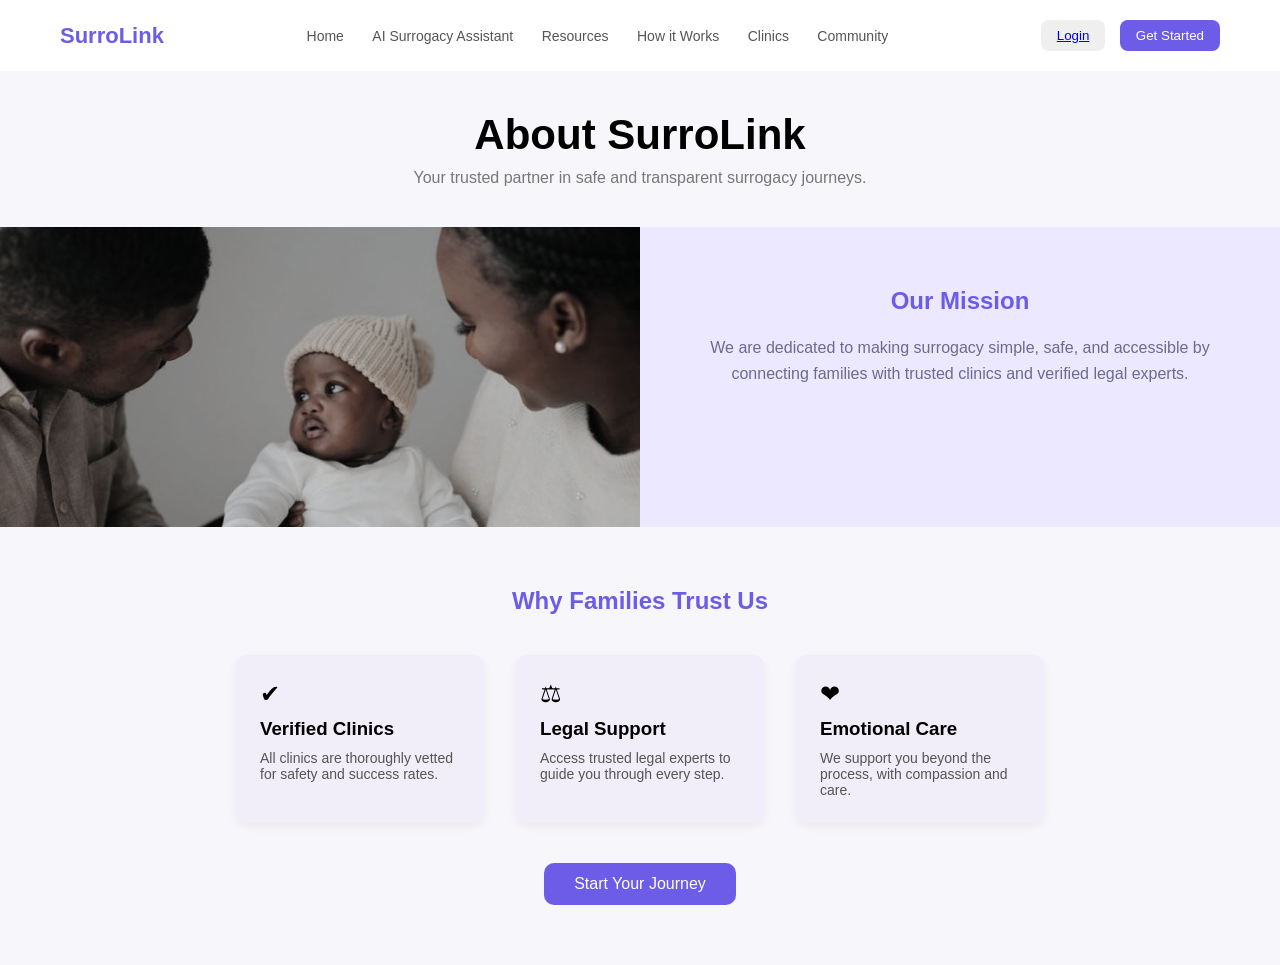
<file: index.html>
<!DOCTYPE html>
<html lang="en">
<head>
    <meta charset="UTF-8">
    <meta name="viewport" content="width=device-width, initial-scale=1.0">
    <title>SurroLink</title>
    <link rel="stylesheet" href="about.css">
</head>
<body>

<!-- Navbar -->
<header class="navbar">
    <div class="logo">SurroLink</div>

    <nav>
        <a href="Home/home.html">Home</a>
        <a href="Ai/ai.html">AI Surrogacy Assistant</a>
        <a href="Resources/res.html">Resources</a>
        <a href="Works/work.html">How it Works</a>
        <a href="Clinic1/clinic.html">Clinics</a>
        <a href="Community/community.html">Community</a>
    </nav>

    <div class="nav-buttons">
        <button>
        <a href="Sign/sign.html">Login</a>
        </button>
        <button class="get-started">Get Started</button>
    </div>
</header>

<!-- Hero Section -->
<section class="hero">
    <h1>About SurroLink</h1>
    <p>Your trusted partner in safe and transparent surrogacy journeys.</p>
</section>

<!-- Mission Section -->
<section class="mission">
    <div class="mission-img">
    <img src="surro about.png" alt="Family Image">
    </div>

    <div class="mission-text">
        <h2>Our Mission</h2>
        <p>
            We are dedicated to making surrogacy simple, safe, and accessible by connecting families 
            with trusted clinics and verified legal experts.
        </p>
    </div>
</section>

<!-- Trust Section -->
<section class="trust">
    <h2>Why Families Trust Us</h2>

    <div class="cards">

        <div class="card">
            <div class="icon">✔</div>
            <h3>Verified Clinics</h3>
            <p>All clinics are thoroughly vetted for safety and success rates.</p>
        </div>

        <div class="card">
            <div class="icon">⚖</div>
            <h3>Legal Support</h3>
            <p>Access trusted legal experts to guide you through every step.</p>
        </div>

        <div class="card">
            <div class="icon">❤</div>
            <h3>Emotional Care</h3>
            <p>We support you beyond the process, with compassion and care.</p>
        </div>

    </div>

    <button class="cta">Start Your Journey</button>
</section>

</body>
</html>
</file>
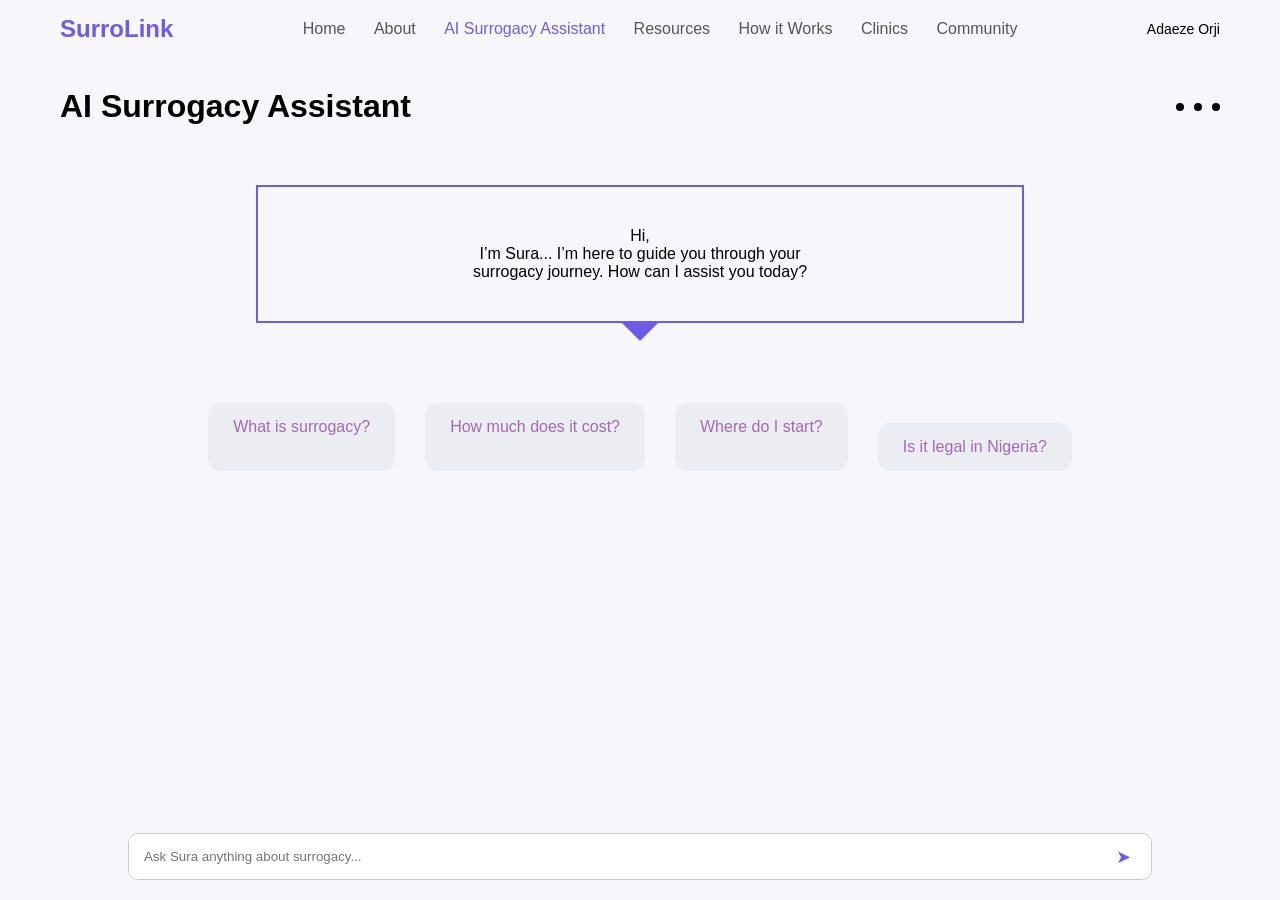
<file: Ai/ai.html>
<!DOCTYPE html>
<html lang="en">
<head>
<meta charset="UTF-8">
<meta name="viewport" content="width=device-width, initial-scale=1.0">
<title>AI Surrogacy Assistant</title>
<link rel="stylesheet" href="ai.css">
</head>
<body>

<!-- NAVBAR -->
<header class="navbar">
    <h2 class="logo">SurroLink</h2>

    <nav>
        <a href="../Home/home.html">Home</a>
        <a href="../index.html">About</a>
        <a href="../Ai/ai.html" class="active">AI Surrogacy Assistant</a>
        <a href="../Resources/res.html">Resources</a>
        <a href="../Works/work.html">How it Works</a>
        <a href="../Booking/clinic.html">Clinics</a>
        <a href="../Community/community.html">Community</a>
    </nav>

    <div class="user">Adaeze Orji</div>
</header>

<!-- TITLE -->
<section class="title">
    <h1>AI Surrogacy Assistant</h1>

    <div class="dots">
        <span></span>
        <span></span>
        <span></span>
    </div>
</section>

<!-- CHAT BUBBLE -->
<section class="chat">
    <div class="bubble">
        <p>
            Hi,<br>
            I’m Sura... I’m here to guide you through your<br>
            surrogacy journey. How can I assist you today?
        </p>
    </div>
</section>

<!-- QUICK QUESTIONS -->
<section class="questions">
    <div class="q-card">What is surrogacy?</div>
    <div class="q-card">How much does it cost?</div>
    <div class="q-card">Where do I start?</div>
    <div class="q-card bottom">Is it legal in Nigeria?</div>
</section>

<!-- INPUT -->
<section class="input-box">
    <input type="text" placeholder="Ask Sura anything about surrogacy...">
    <button class="send">➤</button>
</section>

</body>
</html>
</file>
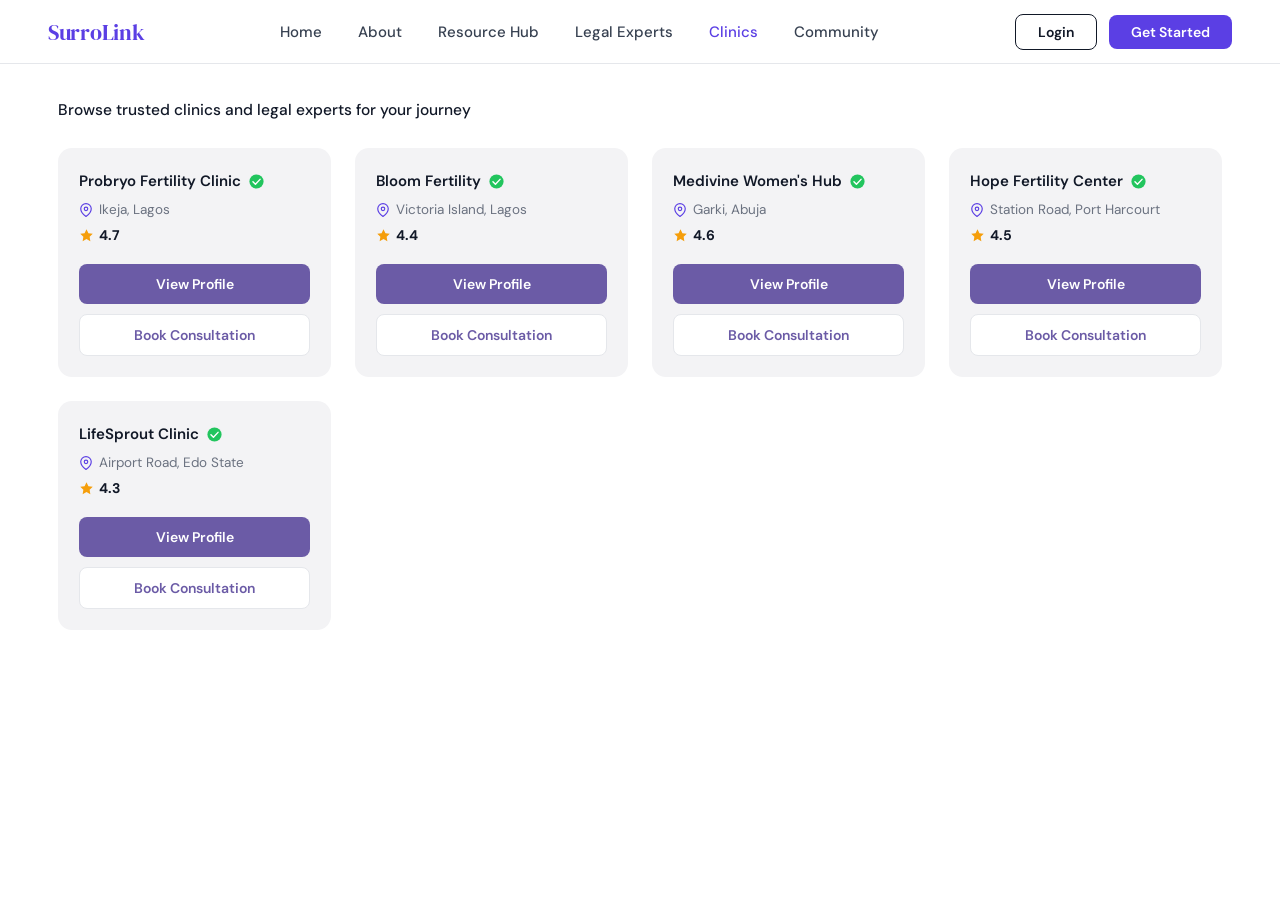
<file: Clinic1/clinic.html>
<!DOCTYPE html>
<html lang="en">
<head>
  <meta charset="UTF-8" />
  <meta name="viewport" content="width=device-width, initial-scale=1.0"/>
  <title>SurroLink – Clinics</title>
  <link href="https://fonts.googleapis.com/css2?family=DM+Sans:wght@400;500;600;700&family=DM+Serif+Display&display=swap" rel="stylesheet"/>
  <style>
    *, *::before, *::after { box-sizing: border-box; margin: 0; padding: 0; }

    :root {
      --purple: #5B3FE4;
      --purple-btn: #6B5BA6;
      --text-dark: #111827;
      --text-mid: #374151;
      --text-muted: #6B7280;
      --border: #E5E7EB;
      --card-bg: #F3F3F5;
      --white: #ffffff;
      --green: #22C55E;
      --star: #F59E0B;
    }

    body {
      font-family: 'DM Sans', sans-serif;
      background: var(--white);
      color: var(--text-dark);
    }

    /* ── NAV ── */
    nav {
      display: flex;
      align-items: center;
      justify-content: space-between;
      padding: 0 48px;
      height: 64px;
      border-bottom: 1px solid var(--border);
      background: var(--white);
    }

    .logo {
      font-family: 'DM Serif Display', serif;
      font-size: 22px;
      color: var(--purple);
      letter-spacing: -0.3px;
      text-decoration: none;
    }

    .nav-links {
      display: flex;
      gap: 36px;
      list-style: none;
    }

    .nav-links a {
      text-decoration: none;
      font-size: 15px;
      font-weight: 500;
      color: var(--text-mid);
      transition: color 0.2s;
    }

    .nav-links a:hover { color: var(--purple); }
    .nav-links a.active { color: var(--purple); }

    .nav-actions {
      display: flex;
      gap: 12px;
      align-items: center;
    }

    .btn-login {
      padding: 8px 22px;
      border: 1.5px solid var(--text-dark);
      border-radius: 8px;
      background: transparent;
      font-size: 14px;
      font-weight: 600;
      font-family: 'DM Sans', sans-serif;
      cursor: pointer;
      color: var(--text-dark);
      transition: background 0.2s, color 0.2s;
    }

    .btn-login:hover { background: var(--text-dark); color: var(--white); }

    .btn-get-started {
      padding: 8px 22px;
      border: none;
      border-radius: 8px;
      background: var(--purple);
      font-size: 14px;
      font-weight: 600;
      font-family: 'DM Sans', sans-serif;
      color: var(--white);
      cursor: pointer;
      transition: opacity 0.2s;
    }

    .btn-get-started:hover { opacity: 0.88; }

    /* ── PAGE CONTENT ── */
    .page-content {
      max-width: 1260px;
      margin: 0 auto;
      padding: 36px 48px 60px;
    }

    .page-subtitle {
      font-size: 15.5px;
      font-weight: 500;
      color: var(--text-dark);
      margin-bottom: 28px;
    }

    /* ── CLINIC CARDS GRID ── */
    .clinics-grid {
      display: grid;
      grid-template-columns: repeat(4, 1fr);
      gap: 24px;
      margin-bottom: 24px;
    }

    .clinics-grid-row2 {
      display: grid;
      grid-template-columns: repeat(4, 1fr);
      gap: 24px;
    }

    /* ── SINGLE CLINIC CARD ── */
    .clinic-card {
      background: var(--card-bg);
      border-radius: 14px;
      padding: 22px 20px 20px;
      display: flex;
      flex-direction: column;
      border: 1px solid transparent;
      transition: box-shadow 0.2s, border-color 0.2s;
    }

    .clinic-card:hover {
      box-shadow: 0 6px 24px rgba(91,63,228,0.10);
      border-color: var(--border);
    }

    /* Clinic name + verified badge */
    .clinic-name-row {
      display: flex;
      align-items: center;
      gap: 7px;
      margin-bottom: 10px;
    }

    .clinic-name {
      font-size: 15px;
      font-weight: 600;
      color: var(--text-dark);
    }

    .verified-badge {
      display: inline-flex;
      align-items: center;
      flex-shrink: 0;
    }

    .verified-badge svg {
      width: 17px;
      height: 17px;
    }

    /* Location row */
    .clinic-location {
      display: flex;
      align-items: center;
      gap: 6px;
      font-size: 13.5px;
      color: var(--text-muted);
      margin-bottom: 8px;
    }

    .clinic-location svg {
      flex-shrink: 0;
      color: var(--purple);
    }

    /* Rating row */
    .clinic-rating {
      display: flex;
      align-items: center;
      gap: 5px;
      font-size: 14px;
      font-weight: 700;
      color: var(--text-dark);
      margin-bottom: 20px;
    }

    .clinic-rating svg {
      color: var(--star);
    }

    /* Buttons */
    .btn-view-profile {
      width: 100%;
      padding: 11px 0;
      background: var(--purple-btn);
      color: var(--white);
      border: none;
      border-radius: 8px;
      font-size: 14px;
      font-weight: 600;
      font-family: 'DM Sans', sans-serif;
      cursor: pointer;
      margin-bottom: 10px;
      transition: opacity 0.2s;
    }

    .btn-view-profile:hover { opacity: 0.88; }

    .btn-book-consultation {
      width: 100%;
      padding: 11px 0;
      background: var(--white);
      color: var(--purple-btn);
      border: 1.5px solid var(--border);
      border-radius: 8px;
      font-size: 14px;
      font-weight: 600;
      font-family: 'DM Sans', sans-serif;
      cursor: pointer;
      transition: border-color 0.2s, background 0.2s;
    }

    .btn-book-consultation:hover {
      border-color: var(--purple-btn);
      background: #f5f3ff;
    }
  </style>
</head>
<body>

  <!-- NAV -->
  <nav>
    <a class="logo" href="#">SurroLink</a>
    <ul class="nav-links">
      <li><a href="../Home/home.html">Home</a></li>
      <li><a href="../index.html">About</a></li>
      <li><a href="../Resources/res.html">Resource Hub</a></li>
      <li><a href="../Legal/legal.html">Legal Experts</a></li>
      <li><a href="../Clinic1/clinic.html" class="active">Clinics</a></li>
      <li><a href="../Community/community.html">Community</a></li>
    </ul>
    <div class="nav-actions">
      <button class="btn-login">Login</button>
      <button class="btn-get-started">Get Started</button>
    </div>
  </nav>

  <!-- PAGE CONTENT -->
  <div class="page-content">

    <p class="page-subtitle">Browse trusted clinics and legal experts for your journey</p>

    <!-- Row 1: 4 clinic cards -->
    <div class="clinics-grid">

      <!-- Probryo Fertility Clinic -->
      <div class="clinic-card">
        <div class="clinic-name-row">
          <span class="clinic-name">Probryo Fertility Clinic</span>
          <span class="verified-badge">
            <svg viewBox="0 0 24 24" fill="none" xmlns="http://www.w3.org/2000/svg">
              <circle cx="12" cy="12" r="10" fill="#22C55E"/>
              <path d="M7 12.5l3.5 3.5 6.5-7" stroke="#fff" stroke-width="2" stroke-linecap="round" stroke-linejoin="round"/>
            </svg>
          </span>
        </div>
        <div class="clinic-location">
          <svg width="14" height="14" fill="none" stroke="currentColor" stroke-width="2" viewBox="0 0 24 24">
            <path d="M21 10c0 7-9 13-9 13S3 17 3 10a9 9 0 0 1 18 0z"/>
            <circle cx="12" cy="10" r="3"/>
          </svg>
          Ikeja, Lagos
        </div>
        <div class="clinic-rating">
          <svg width="15" height="15" fill="currentColor" viewBox="0 0 24 24">
            <path d="M12 2l3.09 6.26L22 9.27l-5 4.87 1.18 6.88L12 17.77l-6.18 3.25L7 14.14 2 9.27l6.91-1.01L12 2z"/>
          </svg>
          4.7
        </div>
        <button class="btn-view-profile">View Profile</button>
        <button class="btn-book-consultation">Book Consultation</button>
      </div>

      <!-- Bloom Fertility -->
      <div class="clinic-card">
        <div class="clinic-name-row">
          <span class="clinic-name">Bloom Fertility</span>
          <span class="verified-badge">
            <svg viewBox="0 0 24 24" fill="none" xmlns="http://www.w3.org/2000/svg">
              <circle cx="12" cy="12" r="10" fill="#22C55E"/>
              <path d="M7 12.5l3.5 3.5 6.5-7" stroke="#fff" stroke-width="2" stroke-linecap="round" stroke-linejoin="round"/>
            </svg>
          </span>
        </div>
        <div class="clinic-location">
          <svg width="14" height="14" fill="none" stroke="currentColor" stroke-width="2" viewBox="0 0 24 24">
            <path d="M21 10c0 7-9 13-9 13S3 17 3 10a9 9 0 0 1 18 0z"/>
            <circle cx="12" cy="10" r="3"/>
          </svg>
          Victoria Island, Lagos
        </div>
        <div class="clinic-rating">
          <svg width="15" height="15" fill="currentColor" viewBox="0 0 24 24">
            <path d="M12 2l3.09 6.26L22 9.27l-5 4.87 1.18 6.88L12 17.77l-6.18 3.25L7 14.14 2 9.27l6.91-1.01L12 2z"/>
          </svg>
          4.4
        </div>
        <button class="btn-view-profile">View Profile</button>
        <button class="btn-book-consultation">Book Consultation</button>
      </div>

      <!-- Medivine Women's Hub -->
      <div class="clinic-card">
        <div class="clinic-name-row">
          <span class="clinic-name">Medivine Women's Hub</span>
          <span class="verified-badge">
            <svg viewBox="0 0 24 24" fill="none" xmlns="http://www.w3.org/2000/svg">
              <circle cx="12" cy="12" r="10" fill="#22C55E"/>
              <path d="M7 12.5l3.5 3.5 6.5-7" stroke="#fff" stroke-width="2" stroke-linecap="round" stroke-linejoin="round"/>
            </svg>
          </span>
        </div>
        <div class="clinic-location">
          <svg width="14" height="14" fill="none" stroke="currentColor" stroke-width="2" viewBox="0 0 24 24">
            <path d="M21 10c0 7-9 13-9 13S3 17 3 10a9 9 0 0 1 18 0z"/>
            <circle cx="12" cy="10" r="3"/>
          </svg>
          Garki, Abuja
        </div>
        <div class="clinic-rating">
          <svg width="15" height="15" fill="currentColor" viewBox="0 0 24 24">
            <path d="M12 2l3.09 6.26L22 9.27l-5 4.87 1.18 6.88L12 17.77l-6.18 3.25L7 14.14 2 9.27l6.91-1.01L12 2z"/>
          </svg>
          4.6
        </div>
        <button class="btn-view-profile">View Profile</button>
        <button class="btn-book-consultation">Book Consultation</button>
      </div>

      <!-- Hope Fertility Center -->
      <div class="clinic-card">
        <div class="clinic-name-row">
          <span class="clinic-name">Hope Fertility Center</span>
          <span class="verified-badge">
            <svg viewBox="0 0 24 24" fill="none" xmlns="http://www.w3.org/2000/svg">
              <circle cx="12" cy="12" r="10" fill="#22C55E"/>
              <path d="M7 12.5l3.5 3.5 6.5-7" stroke="#fff" stroke-width="2" stroke-linecap="round" stroke-linejoin="round"/>
            </svg>
          </span>
        </div>
        <div class="clinic-location">
          <svg width="14" height="14" fill="none" stroke="currentColor" stroke-width="2" viewBox="0 0 24 24">
            <path d="M21 10c0 7-9 13-9 13S3 17 3 10a9 9 0 0 1 18 0z"/>
            <circle cx="12" cy="10" r="3"/>
          </svg>
          Station Road, Port Harcourt
        </div>
        <div class="clinic-rating">
          <svg width="15" height="15" fill="currentColor" viewBox="0 0 24 24">
            <path d="M12 2l3.09 6.26L22 9.27l-5 4.87 1.18 6.88L12 17.77l-6.18 3.25L7 14.14 2 9.27l6.91-1.01L12 2z"/>
          </svg>
          4.5
        </div>
        <button class="btn-view-profile">View Profile</button>
        <button class="btn-book-consultation">Book Consultation</button>
      </div>

    </div>

    <!-- Row 2: 1 card left-aligned -->
    <div class="clinics-grid-row2">

      <!-- LifeSprout Clinic -->
      <div class="clinic-card">
        <div class="clinic-name-row">
          <span class="clinic-name">LifeSprout Clinic</span>
          <span class="verified-badge">
            <svg viewBox="0 0 24 24" fill="none" xmlns="http://www.w3.org/2000/svg">
              <circle cx="12" cy="12" r="10" fill="#22C55E"/>
              <path d="M7 12.5l3.5 3.5 6.5-7" stroke="#fff" stroke-width="2" stroke-linecap="round" stroke-linejoin="round"/>
            </svg>
          </span>
        </div>
        <div class="clinic-location">
          <svg width="14" height="14" fill="none" stroke="currentColor" stroke-width="2" viewBox="0 0 24 24">
            <path d="M21 10c0 7-9 13-9 13S3 17 3 10a9 9 0 0 1 18 0z"/>
            <circle cx="12" cy="10" r="3"/>
          </svg>
          Airport Road, Edo State
        </div>
        <div class="clinic-rating">
          <svg width="15" height="15" fill="currentColor" viewBox="0 0 24 24">
            <path d="M12 2l3.09 6.26L22 9.27l-5 4.87 1.18 6.88L12 17.77l-6.18 3.25L7 14.14 2 9.27l6.91-1.01L12 2z"/>
          </svg>
          4.3
        </div>
        <button class="btn-view-profile">View Profile</button>
        <button class="btn-book-consultation">Book Consultation</button>
      </div>

    </div>

  </div>

</body>
</html>
</file>
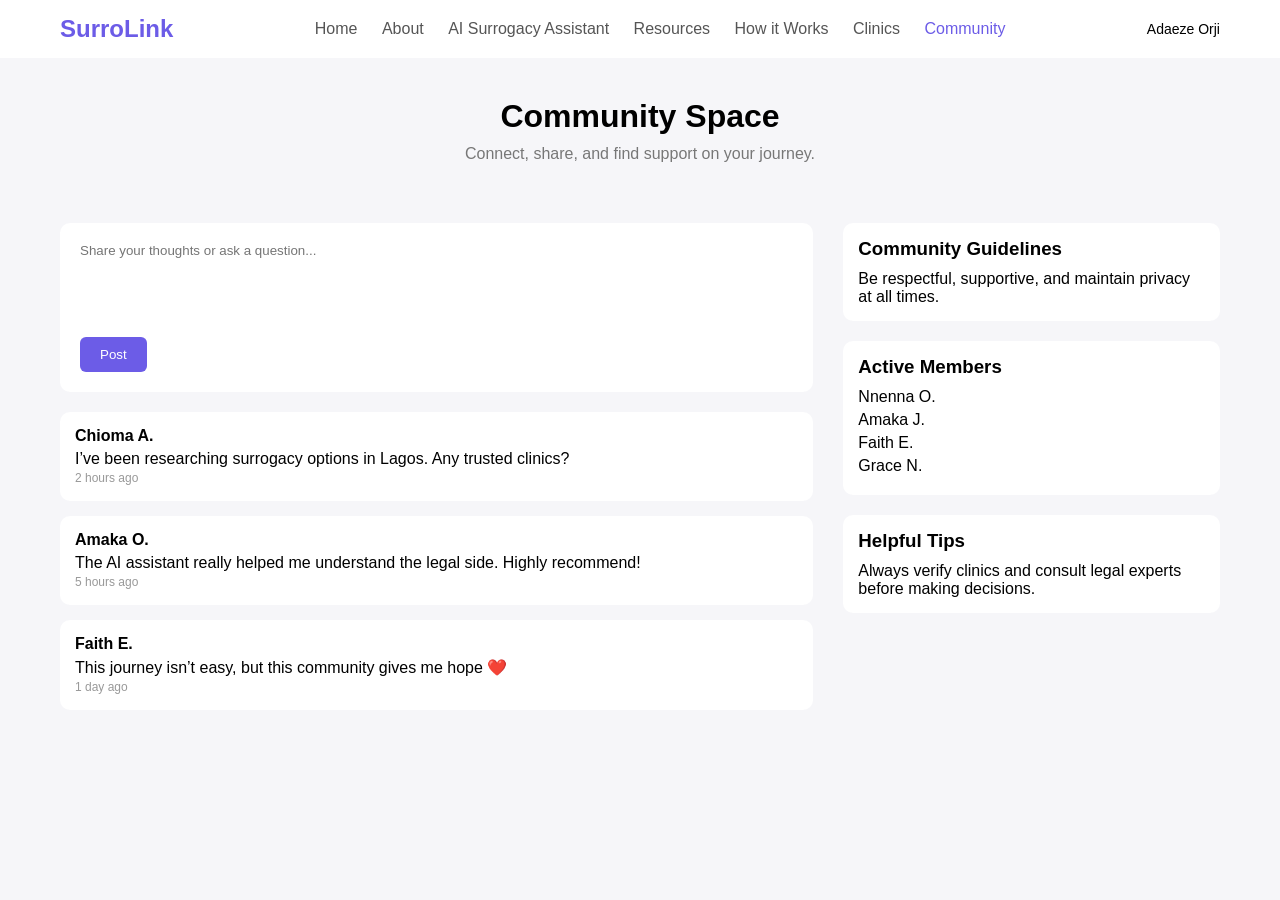
<file: Community/community.html>
<!DOCTYPE html>
<html lang="en">
<head>
<meta charset="UTF-8">
<meta name="viewport" content="width=device-width, initial-scale=1.0">
<title>Community - SurroLink</title>
<link rel="stylesheet" href="community.css">
</head>
<body>

<!-- NAVBAR -->
<header class="navbar">
    <h2 class="logo">SurroLink</h2>

    <nav>
        <a href="../Home/home.css">Home</a>
        <a href="../index.html">About</a>
        <a href="../AI/ai.html">AI Surrogacy Assistant</a>
        <a href="../Resources/res.html">Resources</a>
        <a href="../Works/work.html">How it Works</a>
        <a href="../Clinic1/clinic.html">Clinics</a>
        <a href="../Community/community.html" class="active">Community</a>
    </nav>

    <div class="user">Adaeze Orji</div>
</header>

<!-- PAGE TITLE -->
<section class="header">
    <h1>Community Space</h1>
    <p>Connect, share, and find support on your journey.</p>
</section>

<!-- MAIN -->
<div class="container">

    <!-- LEFT (FEED) -->
    <div class="feed">

        <!-- POST BOX -->
        <div class="post-box">
            <textarea placeholder="Share your thoughts or ask a question..."></textarea>
            <button>Post</button>
        </div>

        <!-- POSTS -->
        <div class="post">
            <h4>Chioma A.</h4>
            <p>I’ve been researching surrogacy options in Lagos. Any trusted clinics?</p>
            <span>2 hours ago</span>
        </div>

        <div class="post">
            <h4>Amaka O.</h4>
            <p>The AI assistant really helped me understand the legal side. Highly recommend!</p>
            <span>5 hours ago</span>
        </div>

        <div class="post">
            <h4>Faith E.</h4>
            <p>This journey isn’t easy, but this community gives me hope ❤️</p>
            <span>1 day ago</span>
        </div>

    </div>

    <!-- RIGHT (SIDEBAR) -->
    <div class="sidebar">

        <div class="card">
            <h3>Community Guidelines</h3>
            <p>Be respectful, supportive, and maintain privacy at all times.</p>
        </div>

        <div class="card">
            <h3>Active Members</h3>
            <ul>
                <li>Nnenna O.</li>
                <li>Amaka J.</li>
                <li>Faith E.</li>
                <li>Grace N.</li>
            </ul>
        </div>

        <div class="card">
            <h3>Helpful Tips</h3>
            <p>Always verify clinics and consult legal experts before making decisions.</p>
        </div>

    </div>

</div>

</body>
</html>
</file>
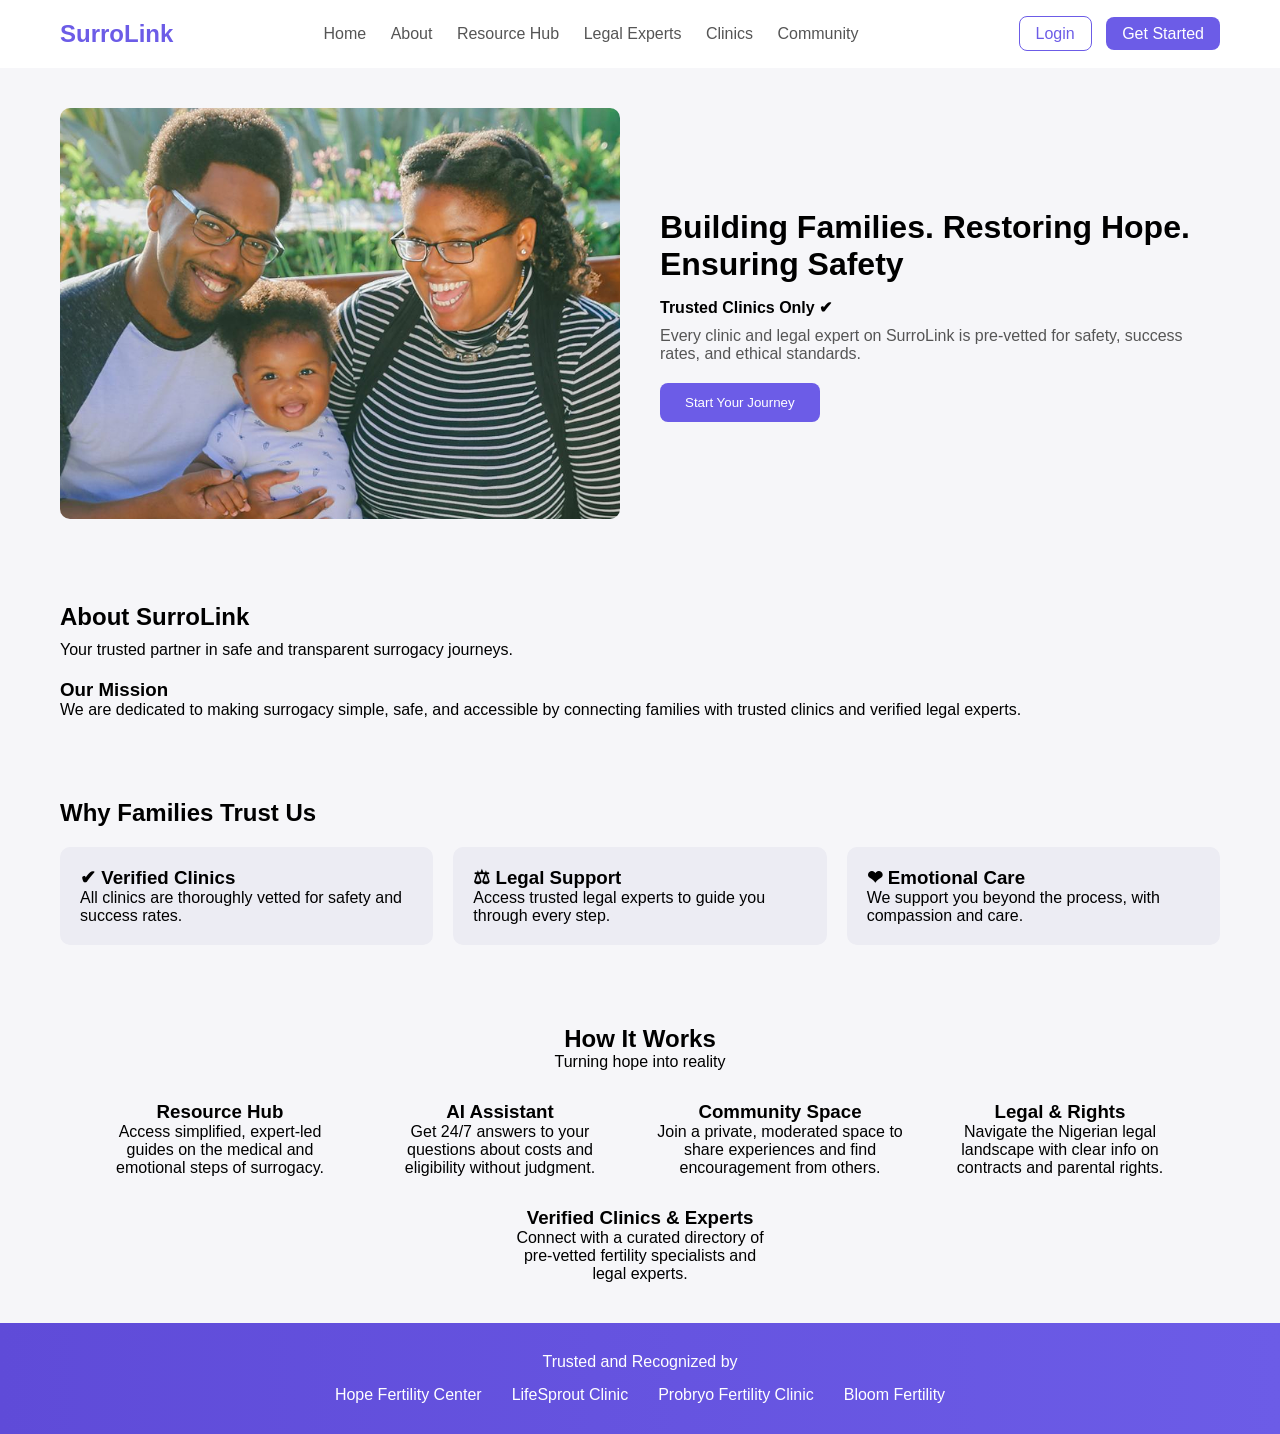
<file: Home/home.html>
<!DOCTYPE html>
<html lang="en">
<head>
<meta charset="UTF-8">
<meta name="viewport" content="width=device-width, initial-scale=1.0">
<title>SurroLink</title>
<link rel="stylesheet" href="home.css">
</head>
<body>

<!-- NAVBAR -->
<header class="navbar">
    <h2 class="logo">SurroLink</h2>

    <nav>
        <a href="../Home/home.html">Home</a>
        <a href="../index.html">About</a>
        <a href="../Sur2/sur.html">Resource Hub</a>
        <a href="../Legal/legal.html">Legal Experts</a>
        <a href="../Clinic1/clinic.html">Clinics</a>
        <a href="../Community/community.html">Community</a>
    </nav>

    <div class="nav-btns">
        <a href="sign.html" class="login">Login</a>
        <a href="#" class="start">Get Started</a>
    </div>
</header>

<!-- HERO -->
<section class="hero">
    <div class="hero-img">
        <img src="Frame 30.png" alt=" Family Image ">
    </div>

    <div class="hero-text">
        <h1>Building Families. Restoring Hope.<br>Ensuring Safety</h1>

        <h4>Trusted Clinics Only ✔</h4>

        <p>
            Every clinic and legal expert on SurroLink is pre-vetted
            for safety, success rates, and ethical standards.
        </p>

        <button>Start Your Journey</button>
    </div>
</section>

<!-- ABOUT -->
<section class="about">
    <h2>About SurroLink</h2>
    <p>Your trusted partner in safe and transparent surrogacy journeys.</p>

    <h3>Our Mission</h3>
    <p>
        We are dedicated to making surrogacy simple, safe, and accessible by
        connecting families with trusted clinics and verified legal experts.
    </p>
</section>

<!-- TRUST -->
<section class="trust">
    <h2>Why Families Trust Us</h2>

    <div class="cards">
        <div class="card">
            <h3>✔ Verified Clinics</h3>
            <p>All clinics are thoroughly vetted for safety and success rates.</p>
        </div>

        <div class="card">
            <h3>⚖ Legal Support</h3>
            <p>Access trusted legal experts to guide you through every step.</p>
        </div>

        <div class="card">
            <h3>❤ Emotional Care</h3>
            <p>We support you beyond the process, with compassion and care.</p>
        </div>
    </div>
</section>

<!-- HOW IT WORKS -->
<section class="works">
    <h2>How It Works</h2>
    <p>Turning hope into reality</p>

    <div class="steps">

        <div class="step">
            <h3>Resource Hub</h3>
            <p>Access simplified, expert-led guides on the medical and emotional steps of surrogacy.</p>
        </div>

        <div class="step">
            <h3>AI Assistant</h3>
            <p>Get 24/7 answers to your questions about costs and eligibility without judgment.</p>
        </div>

        <div class="step">
            <h3>Community Space</h3>
            <p>Join a private, moderated space to share experiences and find encouragement from others.</p>
        </div>

        <div class="step">
            <h3>Legal & Rights</h3>
            <p>Navigate the Nigerian legal landscape with clear info on contracts and parental rights.</p>
        </div>

        <div class="step">
            <h3>Verified Clinics & Experts</h3>
            <p>Connect with a curated directory of pre-vetted fertility specialists and legal experts.</p>
        </div>

    </div>
</section>

<!-- FOOTER STRIP -->
<section class="footer-strip">
    <p>Trusted and Recognized by</p>

    <div class="brands">
        <span>Hope Fertility Center</span>
        <span>LifeSprout Clinic</span>
        <span>Probryo Fertility Clinic</span>
        <span>Bloom Fertility</span>
    </div>
</section>

</body>
</html>
</file>
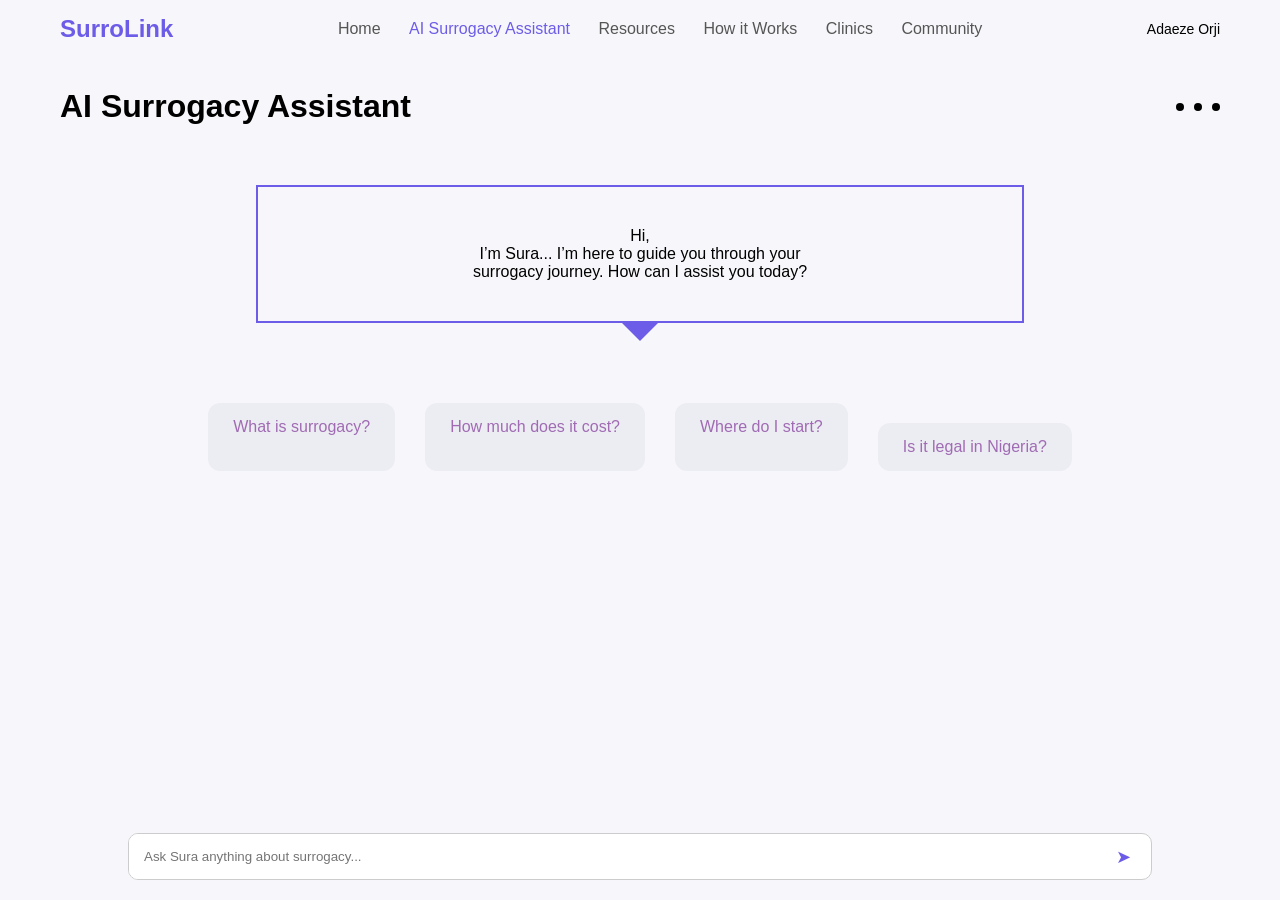
<file: Sign/Ai/ai.html>
<!DOCTYPE html>
<html lang="en">
<head>
<meta charset="UTF-8">
<meta name="viewport" content="width=device-width, initial-scale=1.0">
<title>AI Surrogacy Assistant</title>
<link rel="stylesheet" href="ai.css">
</head>
<body>

<!-- NAVBAR -->
<header class="navbar">
    <h2 class="logo">SurroLink</h2>

    <nav>
        <a href="../Home/home.html">Home</a>
        <a href="../Ai/ai.html" class="active">AI Surrogacy Assistant</a>
        <a href="../Resources/res.html">Resources</a>
        <a href="../Works/work.html">How it Works</a>
        <a href="../Booking/clinic.html">Clinics</a>
        <a href="../Community/community.html">Community</a>
    </nav>

    <div class="user">Adaeze Orji</div>
</header>

<!-- TITLE -->
<section class="title">
    <h1>AI Surrogacy Assistant</h1>

    <div class="dots">
        <span></span>
        <span></span>
        <span></span>
    </div>
</section>

<!-- CHAT BUBBLE -->
<section class="chat">
    <div class="bubble">
        <p>
            Hi,<br>
            I’m Sura... I’m here to guide you through your<br>
            surrogacy journey. How can I assist you today?
        </p>
    </div>
</section>

<!-- QUICK QUESTIONS -->
<section class="questions">
    <div class="q-card">What is surrogacy?</div>
    <div class="q-card">How much does it cost?</div>
    <div class="q-card">Where do I start?</div>
    <div class="q-card bottom">Is it legal in Nigeria?</div>
</section>

<!-- INPUT -->
<section class="input-box">
    <input type="text" placeholder="Ask Sura anything about surrogacy...">
    <button class="send">➤</button>
</section>

</body>
</html>
</file>
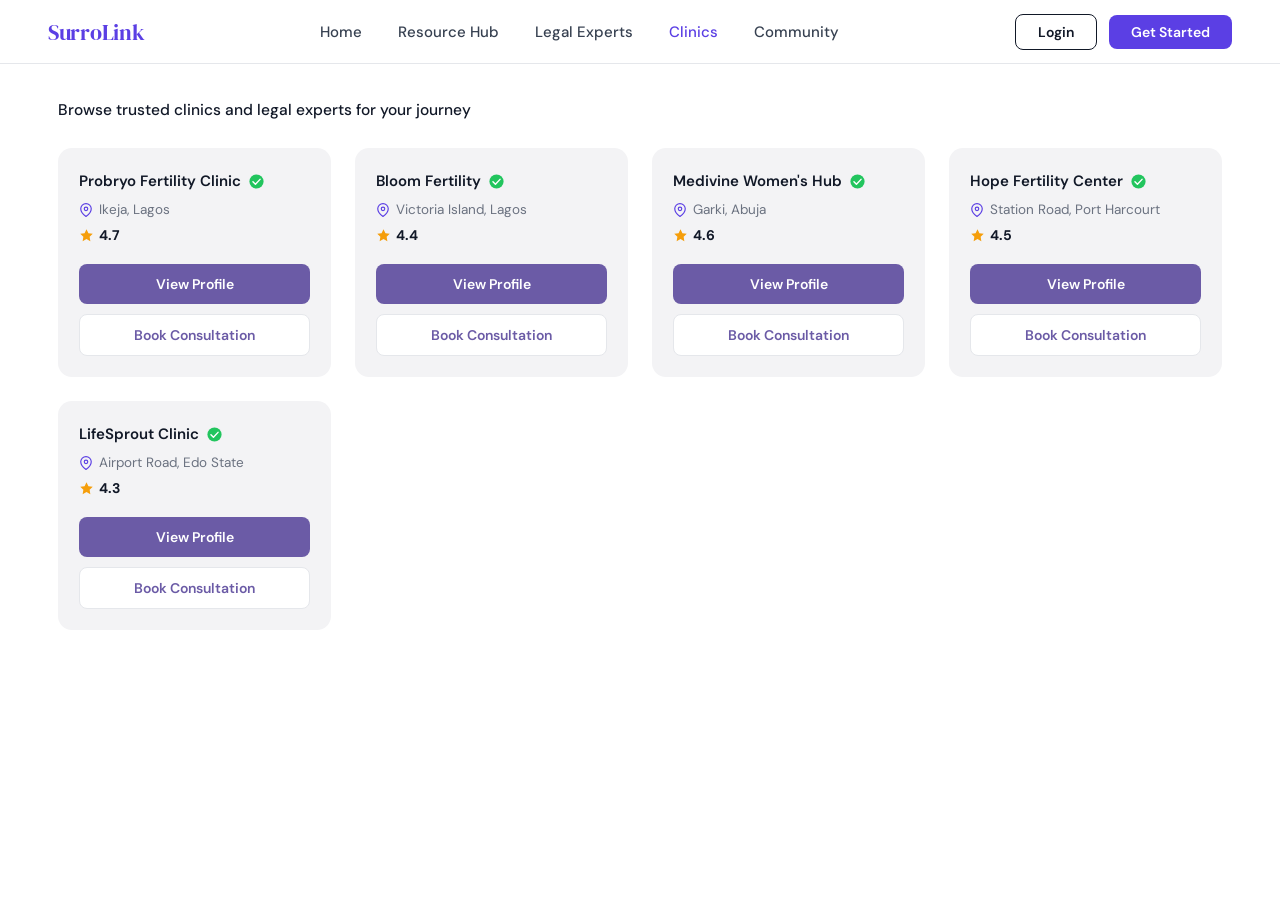
<file: Sign/Clinic1/clinic.html>
<!DOCTYPE html>
<html lang="en">
<head>
  <meta charset="UTF-8" />
  <meta name="viewport" content="width=device-width, initial-scale=1.0"/>
  <title>SurroLink – Clinics</title>
  <link href="https://fonts.googleapis.com/css2?family=DM+Sans:wght@400;500;600;700&family=DM+Serif+Display&display=swap" rel="stylesheet"/>
  <style>
    *, *::before, *::after { box-sizing: border-box; margin: 0; padding: 0; }

    :root {
      --purple: #5B3FE4;
      --purple-btn: #6B5BA6;
      --text-dark: #111827;
      --text-mid: #374151;
      --text-muted: #6B7280;
      --border: #E5E7EB;
      --card-bg: #F3F3F5;
      --white: #ffffff;
      --green: #22C55E;
      --star: #F59E0B;
    }

    body {
      font-family: 'DM Sans', sans-serif;
      background: var(--white);
      color: var(--text-dark);
    }

    /* ── NAV ── */
    nav {
      display: flex;
      align-items: center;
      justify-content: space-between;
      padding: 0 48px;
      height: 64px;
      border-bottom: 1px solid var(--border);
      background: var(--white);
    }

    .logo {
      font-family: 'DM Serif Display', serif;
      font-size: 22px;
      color: var(--purple);
      letter-spacing: -0.3px;
      text-decoration: none;
    }

    .nav-links {
      display: flex;
      gap: 36px;
      list-style: none;
    }

    .nav-links a {
      text-decoration: none;
      font-size: 15px;
      font-weight: 500;
      color: var(--text-mid);
      transition: color 0.2s;
    }

    .nav-links a:hover { color: var(--purple); }
    .nav-links a.active { color: var(--purple); }

    .nav-actions {
      display: flex;
      gap: 12px;
      align-items: center;
    }

    .btn-login {
      padding: 8px 22px;
      border: 1.5px solid var(--text-dark);
      border-radius: 8px;
      background: transparent;
      font-size: 14px;
      font-weight: 600;
      font-family: 'DM Sans', sans-serif;
      cursor: pointer;
      color: var(--text-dark);
      transition: background 0.2s, color 0.2s;
    }

    .btn-login:hover { background: var(--text-dark); color: var(--white); }

    .btn-get-started {
      padding: 8px 22px;
      border: none;
      border-radius: 8px;
      background: var(--purple);
      font-size: 14px;
      font-weight: 600;
      font-family: 'DM Sans', sans-serif;
      color: var(--white);
      cursor: pointer;
      transition: opacity 0.2s;
    }

    .btn-get-started:hover { opacity: 0.88; }

    /* ── PAGE CONTENT ── */
    .page-content {
      max-width: 1260px;
      margin: 0 auto;
      padding: 36px 48px 60px;
    }

    .page-subtitle {
      font-size: 15.5px;
      font-weight: 500;
      color: var(--text-dark);
      margin-bottom: 28px;
    }

    /* ── CLINIC CARDS GRID ── */
    .clinics-grid {
      display: grid;
      grid-template-columns: repeat(4, 1fr);
      gap: 24px;
      margin-bottom: 24px;
    }

    .clinics-grid-row2 {
      display: grid;
      grid-template-columns: repeat(4, 1fr);
      gap: 24px;
    }

    /* ── SINGLE CLINIC CARD ── */
    .clinic-card {
      background: var(--card-bg);
      border-radius: 14px;
      padding: 22px 20px 20px;
      display: flex;
      flex-direction: column;
      border: 1px solid transparent;
      transition: box-shadow 0.2s, border-color 0.2s;
    }

    .clinic-card:hover {
      box-shadow: 0 6px 24px rgba(91,63,228,0.10);
      border-color: var(--border);
    }

    /* Clinic name + verified badge */
    .clinic-name-row {
      display: flex;
      align-items: center;
      gap: 7px;
      margin-bottom: 10px;
    }

    .clinic-name {
      font-size: 15px;
      font-weight: 600;
      color: var(--text-dark);
    }

    .verified-badge {
      display: inline-flex;
      align-items: center;
      flex-shrink: 0;
    }

    .verified-badge svg {
      width: 17px;
      height: 17px;
    }

    /* Location row */
    .clinic-location {
      display: flex;
      align-items: center;
      gap: 6px;
      font-size: 13.5px;
      color: var(--text-muted);
      margin-bottom: 8px;
    }

    .clinic-location svg {
      flex-shrink: 0;
      color: var(--purple);
    }

    /* Rating row */
    .clinic-rating {
      display: flex;
      align-items: center;
      gap: 5px;
      font-size: 14px;
      font-weight: 700;
      color: var(--text-dark);
      margin-bottom: 20px;
    }

    .clinic-rating svg {
      color: var(--star);
    }

    /* Buttons */
    .btn-view-profile {
      width: 100%;
      padding: 11px 0;
      background: var(--purple-btn);
      color: var(--white);
      border: none;
      border-radius: 8px;
      font-size: 14px;
      font-weight: 600;
      font-family: 'DM Sans', sans-serif;
      cursor: pointer;
      margin-bottom: 10px;
      transition: opacity 0.2s;
    }

    .btn-view-profile:hover { opacity: 0.88; }

    .btn-book-consultation {
      width: 100%;
      padding: 11px 0;
      background: var(--white);
      color: var(--purple-btn);
      border: 1.5px solid var(--border);
      border-radius: 8px;
      font-size: 14px;
      font-weight: 600;
      font-family: 'DM Sans', sans-serif;
      cursor: pointer;
      transition: border-color 0.2s, background 0.2s;
    }

    .btn-book-consultation:hover {
      border-color: var(--purple-btn);
      background: #f5f3ff;
    }
  </style>
</head>
<body>

  <!-- NAV -->
  <nav>
    <a class="logo" href="#">SurroLink</a>
    <ul class="nav-links">
      <li><a href="../Home/home.html">Home</a></li>
      <li><a href="../Resources/res.html">Resource Hub</a></li>
      <li><a href="../Legal/legal.html">Legal Experts</a></li>
      <li><a href="../Clinic1/clinic.html" class="active">Clinics</a></li>
      <li><a href="../Community/community.html">Community</a></li>
    </ul>
    <div class="nav-actions">
      <button class="btn-login">Login</button>
      <button class="btn-get-started">Get Started</button>
    </div>
  </nav>

  <!-- PAGE CONTENT -->
  <div class="page-content">

    <p class="page-subtitle">Browse trusted clinics and legal experts for your journey</p>

    <!-- Row 1: 4 clinic cards -->
    <div class="clinics-grid">

      <!-- Probryo Fertility Clinic -->
      <div class="clinic-card">
        <div class="clinic-name-row">
          <span class="clinic-name">Probryo Fertility Clinic</span>
          <span class="verified-badge">
            <svg viewBox="0 0 24 24" fill="none" xmlns="http://www.w3.org/2000/svg">
              <circle cx="12" cy="12" r="10" fill="#22C55E"/>
              <path d="M7 12.5l3.5 3.5 6.5-7" stroke="#fff" stroke-width="2" stroke-linecap="round" stroke-linejoin="round"/>
            </svg>
          </span>
        </div>
        <div class="clinic-location">
          <svg width="14" height="14" fill="none" stroke="currentColor" stroke-width="2" viewBox="0 0 24 24">
            <path d="M21 10c0 7-9 13-9 13S3 17 3 10a9 9 0 0 1 18 0z"/>
            <circle cx="12" cy="10" r="3"/>
          </svg>
          Ikeja, Lagos
        </div>
        <div class="clinic-rating">
          <svg width="15" height="15" fill="currentColor" viewBox="0 0 24 24">
            <path d="M12 2l3.09 6.26L22 9.27l-5 4.87 1.18 6.88L12 17.77l-6.18 3.25L7 14.14 2 9.27l6.91-1.01L12 2z"/>
          </svg>
          4.7
        </div>
        <button class="btn-view-profile">View Profile</button>
        <button class="btn-book-consultation">Book Consultation</button>
      </div>

      <!-- Bloom Fertility -->
      <div class="clinic-card">
        <div class="clinic-name-row">
          <span class="clinic-name">Bloom Fertility</span>
          <span class="verified-badge">
            <svg viewBox="0 0 24 24" fill="none" xmlns="http://www.w3.org/2000/svg">
              <circle cx="12" cy="12" r="10" fill="#22C55E"/>
              <path d="M7 12.5l3.5 3.5 6.5-7" stroke="#fff" stroke-width="2" stroke-linecap="round" stroke-linejoin="round"/>
            </svg>
          </span>
        </div>
        <div class="clinic-location">
          <svg width="14" height="14" fill="none" stroke="currentColor" stroke-width="2" viewBox="0 0 24 24">
            <path d="M21 10c0 7-9 13-9 13S3 17 3 10a9 9 0 0 1 18 0z"/>
            <circle cx="12" cy="10" r="3"/>
          </svg>
          Victoria Island, Lagos
        </div>
        <div class="clinic-rating">
          <svg width="15" height="15" fill="currentColor" viewBox="0 0 24 24">
            <path d="M12 2l3.09 6.26L22 9.27l-5 4.87 1.18 6.88L12 17.77l-6.18 3.25L7 14.14 2 9.27l6.91-1.01L12 2z"/>
          </svg>
          4.4
        </div>
        <button class="btn-view-profile">View Profile</button>
        <button class="btn-book-consultation">Book Consultation</button>
      </div>

      <!-- Medivine Women's Hub -->
      <div class="clinic-card">
        <div class="clinic-name-row">
          <span class="clinic-name">Medivine Women's Hub</span>
          <span class="verified-badge">
            <svg viewBox="0 0 24 24" fill="none" xmlns="http://www.w3.org/2000/svg">
              <circle cx="12" cy="12" r="10" fill="#22C55E"/>
              <path d="M7 12.5l3.5 3.5 6.5-7" stroke="#fff" stroke-width="2" stroke-linecap="round" stroke-linejoin="round"/>
            </svg>
          </span>
        </div>
        <div class="clinic-location">
          <svg width="14" height="14" fill="none" stroke="currentColor" stroke-width="2" viewBox="0 0 24 24">
            <path d="M21 10c0 7-9 13-9 13S3 17 3 10a9 9 0 0 1 18 0z"/>
            <circle cx="12" cy="10" r="3"/>
          </svg>
          Garki, Abuja
        </div>
        <div class="clinic-rating">
          <svg width="15" height="15" fill="currentColor" viewBox="0 0 24 24">
            <path d="M12 2l3.09 6.26L22 9.27l-5 4.87 1.18 6.88L12 17.77l-6.18 3.25L7 14.14 2 9.27l6.91-1.01L12 2z"/>
          </svg>
          4.6
        </div>
        <button class="btn-view-profile">View Profile</button>
        <button class="btn-book-consultation">Book Consultation</button>
      </div>

      <!-- Hope Fertility Center -->
      <div class="clinic-card">
        <div class="clinic-name-row">
          <span class="clinic-name">Hope Fertility Center</span>
          <span class="verified-badge">
            <svg viewBox="0 0 24 24" fill="none" xmlns="http://www.w3.org/2000/svg">
              <circle cx="12" cy="12" r="10" fill="#22C55E"/>
              <path d="M7 12.5l3.5 3.5 6.5-7" stroke="#fff" stroke-width="2" stroke-linecap="round" stroke-linejoin="round"/>
            </svg>
          </span>
        </div>
        <div class="clinic-location">
          <svg width="14" height="14" fill="none" stroke="currentColor" stroke-width="2" viewBox="0 0 24 24">
            <path d="M21 10c0 7-9 13-9 13S3 17 3 10a9 9 0 0 1 18 0z"/>
            <circle cx="12" cy="10" r="3"/>
          </svg>
          Station Road, Port Harcourt
        </div>
        <div class="clinic-rating">
          <svg width="15" height="15" fill="currentColor" viewBox="0 0 24 24">
            <path d="M12 2l3.09 6.26L22 9.27l-5 4.87 1.18 6.88L12 17.77l-6.18 3.25L7 14.14 2 9.27l6.91-1.01L12 2z"/>
          </svg>
          4.5
        </div>
        <button class="btn-view-profile">View Profile</button>
        <button class="btn-book-consultation">Book Consultation</button>
      </div>

    </div>

    <!-- Row 2: 1 card left-aligned -->
    <div class="clinics-grid-row2">

      <!-- LifeSprout Clinic -->
      <div class="clinic-card">
        <div class="clinic-name-row">
          <span class="clinic-name">LifeSprout Clinic</span>
          <span class="verified-badge">
            <svg viewBox="0 0 24 24" fill="none" xmlns="http://www.w3.org/2000/svg">
              <circle cx="12" cy="12" r="10" fill="#22C55E"/>
              <path d="M7 12.5l3.5 3.5 6.5-7" stroke="#fff" stroke-width="2" stroke-linecap="round" stroke-linejoin="round"/>
            </svg>
          </span>
        </div>
        <div class="clinic-location">
          <svg width="14" height="14" fill="none" stroke="currentColor" stroke-width="2" viewBox="0 0 24 24">
            <path d="M21 10c0 7-9 13-9 13S3 17 3 10a9 9 0 0 1 18 0z"/>
            <circle cx="12" cy="10" r="3"/>
          </svg>
          Airport Road, Edo State
        </div>
        <div class="clinic-rating">
          <svg width="15" height="15" fill="currentColor" viewBox="0 0 24 24">
            <path d="M12 2l3.09 6.26L22 9.27l-5 4.87 1.18 6.88L12 17.77l-6.18 3.25L7 14.14 2 9.27l6.91-1.01L12 2z"/>
          </svg>
          4.3
        </div>
        <button class="btn-view-profile">View Profile</button>
        <button class="btn-book-consultation">Book Consultation</button>
      </div>

    </div>

  </div>

</body>
</html>
</file>
<file: about.css>
* {
    margin: 0;
    padding: 0;
    box-sizing: border-box;
    font-family: "Segoe UI", sans-serif;
}

body {
    background-color: #f7f7fb;
}

/* Navbar */
.navbar {
    display: flex;
    justify-content: space-between;
    align-items: center;
    padding: 20px 60px;
    background: white;
}

.logo {
    font-size: 22px;
    font-weight: bold;
    color: #6c5ce7;
}

nav a {
    margin: 0 12px;
    text-decoration: none;
    color: #555;
    font-size: 14px;
}

.nav-buttons button {
    margin-left: 10px;
    padding: 8px 16px;
    border-radius: 8px;
    border: none;
    cursor: pointer;
}

.login {
    border: 1px solid #6c5ce7;
    background: transparent;
    color: #6c5ce7;
}

.login {
    display: inline-block;
    padding: 10px 20px;
    background: #6c5ce7;
    color: white;
    text-decoration: none;
    border-radius: 8px;
}

.get-started {
    background: #6c5ce7;
    color: white;
}

/* Hero */
.hero {
    text-align: center;
    padding: 40px 20px;
}

.hero h1 {
    font-size: 42px;
    margin-bottom: 10px;
}

.hero p {
    color: #777;
}

/* Mission Section */
.mission {
    display: flex;
    height: 300px;
}

.mission-img img {
    width: 100%;
    height: 100%;
    object-fit: cover;
    object-position: center 35%;
}

.mission-img {
    width: 50%;
    filter: grayscale(50%) brightness(90%);
}

.mission-text {
    width: 50%;
    background: #ece8ff;
    padding: 60px;
    justify-content: flex-start; /* moves content to top */
    align-items: center;         /* centers horizontally */
    text-align: center;          /* centers text */

}

.mission-text h2 {
    color: #6c5ce7;
    margin-bottom: 20px;
    align-items: center;
    justify-content: flex-start; /* moves content to top */
    align-items: center;         /* centers horizontally */
    text-align: center;          /* centers text */

}

.mission-text p {
    color: #6b6b8d;
    line-height: 1.6;
}

/* Trust Section */
.trust {
    text-align: center;
    padding: 60px 20px;
}

.trust h2 {
    color: #6c5ce7;
    margin-bottom: 40px;
}

.cards {
    display: flex;
    justify-content: center;
    gap: 30px;
    flex-wrap: wrap;
}

.card {
    background: #f1edf9;
    padding: 25px;
    border-radius: 12px;
    width: 250px;
    box-shadow: 0 4px 10px rgba(0,0,0,0.05);
    text-align: left;
}

.icon {
    font-size: 24px;
    margin-bottom: 10px;
}

.card h3 {
    margin-bottom: 10px;
}

.card p {
    color: #555;
    font-size: 14px;
}

/* CTA Button */
.cta {
    margin-top: 40px;
    padding: 12px 30px;
    border: none;
    border-radius: 10px;
    background: #6c5ce7;
    color: white;
    font-size: 16px;
    cursor: pointer;
}
</file>
<file: Ai/ai.css>
* {
    margin: 0;
    padding: 0;
    box-sizing: border-box;
    font-family: "Segoe UI", sans-serif;
}

body {
    background: #f7f7fb;
}

/* NAVBAR */
.navbar {
    display: flex;
    justify-content: space-between;
    align-items: center;
    padding: 15px 60px;
}

.logo {
    color: #6c5ce7;
}

nav a {
    margin: 0 12px;
    text-decoration: none;
    color: #555;
}

nav .active {
    color: #6c5ce7;
}

.user {
    font-size: 14px;
}

/* TITLE */
.title {
    display: flex;
    justify-content: space-between;
    align-items: center;
    padding: 30px 60px;
}

.title h1 {
    font-size: 32px;
}

.dots {
    display: flex;
    gap: 10px;
}

.dots span {
    width: 8px;
    height: 8px;
    background: black;
    border-radius: 50%;
}

/* CHAT */
.chat {
    display: flex;
    justify-content: center;
    margin-top: 30px;
}

.bubble {
    width: 60%;
    padding: 40px;
    text-align: center;
    border: 2px solid #6c5ce7;
    position: relative;
}

/* speech tail */
.bubble::after {
    content: "";
    position: absolute;
    bottom: -40px;
    left: 50%;
    transform: translateX(-50%);
    border-width: 20px;
    border-style: solid;
    border-color: #6c5ce7 transparent transparent transparent;
}

/* QUESTIONS */
.questions {
    margin-top: 80px;
    display: flex;
    justify-content: center;
    gap: 30px;
    flex-wrap: wrap;
}

.q-card {
    background: #ececf3;
    padding: 15px 25px;
    border-radius: 12px;
    color: #a06bb3;
    cursor: pointer;
}

.bottom {
    margin-top: 20px;
}

/* INPUT */
.input-box {
    position: fixed;
    bottom: 20px;
    left: 50%;
    transform: translateX(-50%);
    width: 80%;
    display: flex;
    background: white;
    border: 1px solid #ccc;
    border-radius: 10px;
    overflow: hidden;
}

.input-box input {
    flex: 1;
    padding: 15px;
    border: none;
    outline: none;
}

.send {
    background: transparent;
    border: none;
    padding: 0 20px;
    font-size: 18px;
    color: #6c5ce7;
    cursor: pointer;
}
</file>
<file: Community/community.css>
* {
    margin: 0;
    padding: 0;
    box-sizing: border-box;
    font-family: "Segoe UI", sans-serif;
}

body {
    background: #f6f6f9;
}

/* NAVBAR */
.navbar {
    display: flex;
    justify-content: space-between;
    align-items: center;
    padding: 15px 60px;
    background: white;
}

.logo {
    color: #6c5ce7;
}

nav a {
    margin: 0 10px;
    text-decoration: none;
    color: #555;
}

nav .active {
    color: #6c5ce7;
}

.user {
    font-size: 14px;
}

/* HEADER */
.header {
    text-align: center;
    padding: 40px 20px;
}

.header h1 {
    font-size: 32px;
}

.header p {
    color: #777;
    margin-top: 10px;
}

/* MAIN */
.container {
    display: flex;
    gap: 30px;
    padding: 20px 60px;
}

/* FEED */
.feed {
    flex: 2;
}

/* POST BOX */
.post-box {
    background: white;
    padding: 20px;
    border-radius: 10px;
    margin-bottom: 20px;
}

.post-box textarea {
    width: 100%;
    height: 80px;
    border: none;
    outline: none;
    resize: none;
}

.post-box button {
    margin-top: 10px;
    padding: 10px 20px;
    background: #6c5ce7;
    color: white;
    border: none;
    border-radius: 6px;
    cursor: pointer;
}

/* POSTS */
.post {
    background: white;
    padding: 15px;
    border-radius: 10px;
    margin-bottom: 15px;
}

.post h4 {
    margin-bottom: 5px;
}

.post span {
    font-size: 12px;
    color: #999;
}

/* SIDEBAR */
.sidebar {
    flex: 1;
}

.card {
    background: white;
    padding: 15px;
    border-radius: 10px;
    margin-bottom: 20px;
}

.card h3 {
    margin-bottom: 10px;
}

.card ul {
    list-style: none;
}

.card ul li {
    margin-bottom: 5px;
}
</file>
<file: Home/home.css>
* {
    margin: 0;
    padding: 0;
    box-sizing: border-box;
    font-family: "Segoe UI", sans-serif;
}

body {
    background: #f6f6f9;
}

/* NAVBAR */
.navbar {
    display: flex;
    justify-content: space-between;
    align-items: center;
    padding: 20px 60px;
    background: white;
}

.logo {
    color: #6c5ce7;
}

nav a {
    margin: 0 10px;
    text-decoration: none;
    color: #555;
}

.nav-btns a {
    margin-left: 10px;
    padding: 8px 16px;
    border-radius: 8px;
    text-decoration: none;
}

.login {
    border: 1px solid #6c5ce7;
    color: #6c5ce7;
}

.start {
    background: #6c5ce7;
    color: white;
}

/* HERO */
.hero {
    display: flex;
    padding: 40px 60px;
    align-items: center;
    gap: 40px;
}

.hero-img {
    flex: 1;
}

.hero-img img {
    width: 100%;
    border-radius: 10px;
    object-fit: cover;
}

.hero-text {
    flex: 1;
}

.hero-text h1 {
    font-size: 32px;
    margin-bottom: 15px;
}

.hero-text h4 {
    margin-bottom: 10px;
}

.hero-text p {
    color: #555;
    margin-bottom: 20px;
}

.hero-text button {
    padding: 12px 25px;
    background: #6c5ce7;
    color: white;
    border: none;
    border-radius: 8px;
}

/* ABOUT */
.about {
    padding: 40px 60px;
}

.about h2 {
    margin-bottom: 10px;
}

.about h3 {
    margin-top: 20px;
}

/* TRUST */
.trust {
    padding: 40px 60px;
}

.cards {
    display: flex;
    gap: 20px;
    margin-top: 20px;
}

.card {
    background: #ececf3;
    padding: 20px;
    border-radius: 10px;
    flex: 1;
}

/* WORKS */
.works {
    padding: 40px 60px;
    text-align: center;
}

.steps {
    display: flex;
    flex-wrap: wrap;
    gap: 30px;
    margin-top: 30px;
    justify-content: center;
}

.step {
    width: 250px;
}

/* FOOTER */
.footer-strip {
    background: linear-gradient(to right, #5f4bd8, #6c5ce7);
    color: white;
    text-align: center;
    padding: 30px;
}

.brands {
    margin-top: 15px;
    display: flex;
    justify-content: center;
    gap: 30px;
}
</file>
<file: Sign/Ai/ai.css>
* {
    margin: 0;
    padding: 0;
    box-sizing: border-box;
    font-family: "Segoe UI", sans-serif;
}

body {
    background: #f7f7fb;
}

/* NAVBAR */
.navbar {
    display: flex;
    justify-content: space-between;
    align-items: center;
    padding: 15px 60px;
}

.logo {
    color: #6c5ce7;
}

nav a {
    margin: 0 12px;
    text-decoration: none;
    color: #555;
}

nav .active {
    color: #6c5ce7;
}

.user {
    font-size: 14px;
}

/* TITLE */
.title {
    display: flex;
    justify-content: space-between;
    align-items: center;
    padding: 30px 60px;
}

.title h1 {
    font-size: 32px;
}

.dots {
    display: flex;
    gap: 10px;
}

.dots span {
    width: 8px;
    height: 8px;
    background: black;
    border-radius: 50%;
}

/* CHAT */
.chat {
    display: flex;
    justify-content: center;
    margin-top: 30px;
}

.bubble {
    width: 60%;
    padding: 40px;
    text-align: center;
    border: 2px solid #6c5ce7;
    position: relative;
}

/* speech tail */
.bubble::after {
    content: "";
    position: absolute;
    bottom: -40px;
    left: 50%;
    transform: translateX(-50%);
    border-width: 20px;
    border-style: solid;
    border-color: #6c5ce7 transparent transparent transparent;
}

/* QUESTIONS */
.questions {
    margin-top: 80px;
    display: flex;
    justify-content: center;
    gap: 30px;
    flex-wrap: wrap;
}

.q-card {
    background: #ececf3;
    padding: 15px 25px;
    border-radius: 12px;
    color: #a06bb3;
    cursor: pointer;
}

.bottom {
    margin-top: 20px;
}

/* INPUT */
.input-box {
    position: fixed;
    bottom: 20px;
    left: 50%;
    transform: translateX(-50%);
    width: 80%;
    display: flex;
    background: white;
    border: 1px solid #ccc;
    border-radius: 10px;
    overflow: hidden;
}

.input-box input {
    flex: 1;
    padding: 15px;
    border: none;
    outline: none;
}

.send {
    background: transparent;
    border: none;
    padding: 0 20px;
    font-size: 18px;
    color: #6c5ce7;
    cursor: pointer;
}
</file>
